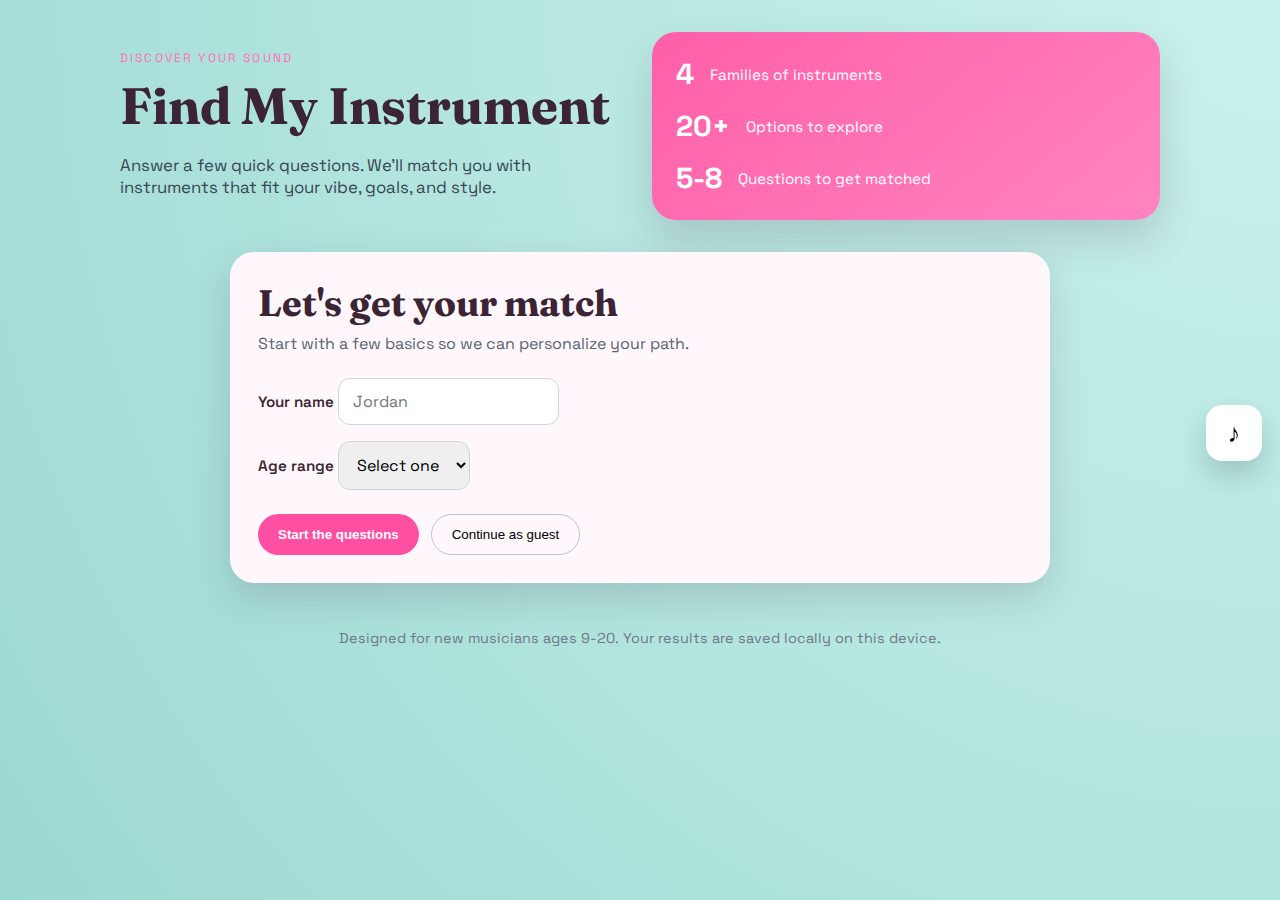
<file: index.html>
<!doctype html>
<html lang="en">
<head>
  <meta charset="utf-8" />
  <meta name="viewport" content="width=device-width, initial-scale=1" />
  <title>Find My Instrument</title>
  <link rel="stylesheet" href="styles.css" />
  <link rel="preconnect" href="https://fonts.googleapis.com">
  <link rel="preconnect" href="https://fonts.gstatic.com" crossorigin>
  <link href="https://fonts.googleapis.com/css2?family=Fraunces:opsz,wght@9..144,400;9..144,600;9..144,700&family=Space+Grotesk:wght@400;500;600;700&display=swap" rel="stylesheet">
</head>
<body>
  <div class="page">
    <header class="hero">
      <div>
        <p class="eyebrow">Discover your sound</p>
        <h1>Find My Instrument</h1>
        <p class="subhead">Answer a few quick questions. We'll match you with instruments that fit your vibe, goals, and style.</p>
      </div>
      <div class="hero-card">
        <div class="hero-stat">
          <span>4</span>
          <p>Families of instruments</p>
        </div>
        <div class="hero-stat">
          <span>20+</span>
          <p>Options to explore</p>
        </div>
        <div class="hero-stat">
          <span>5-8</span>
          <p>Questions to get matched</p>
        </div>
      </div>
    </header>

    <main>
      <section class="card" id="screen">
        <!-- JS injects screens here -->
      </section>
    </main>

    <footer>
      <p>Designed for new musicians ages 9-20. Your results are saved locally on this device.</p>
    </footer>
  </div>

  <script src="data.js"></script>
  <script src="app.js"></script>
</body>
</html>
</file>
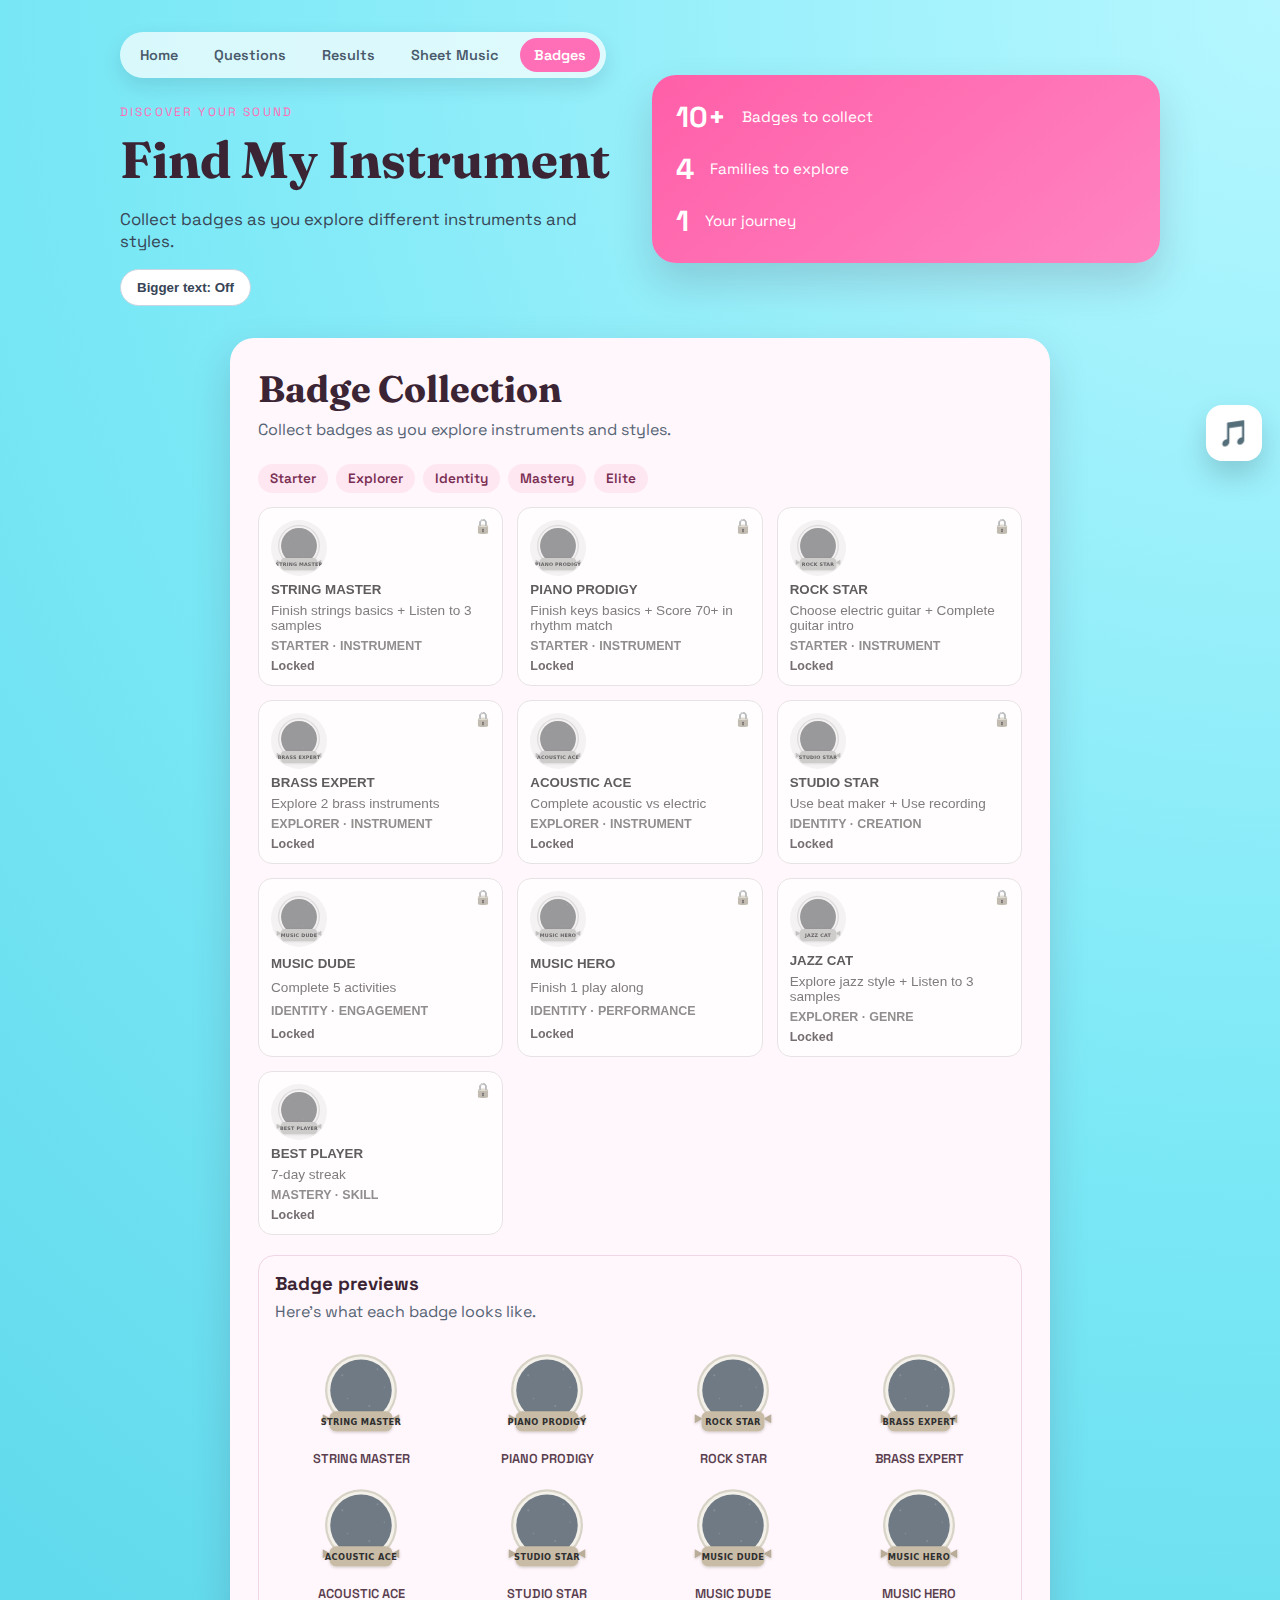
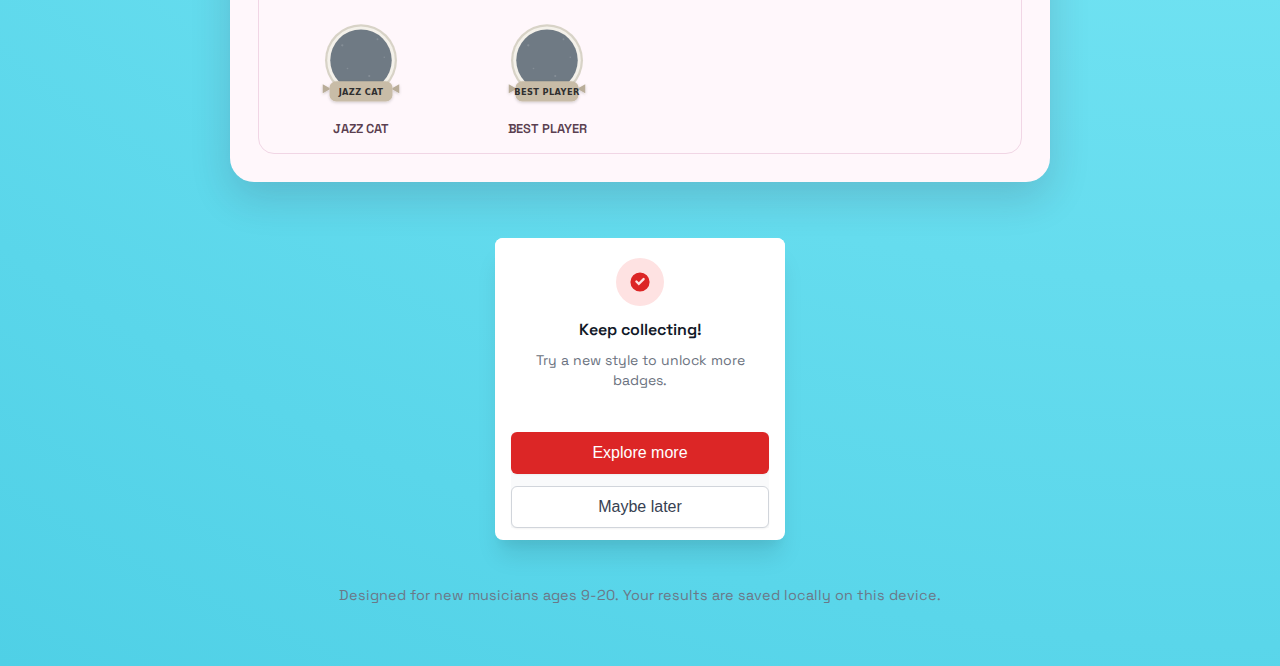
<file: badges.html>
﻿<!doctype html>
<html lang="en">
<head>
  <meta charset="utf-8" />
  <meta name="viewport" content="width=device-width, initial-scale=1" />
  <title>Find My Instrument · Badges</title>
  <link rel="stylesheet" href="styles.css" />
  <link rel="preconnect" href="https://fonts.googleapis.com">
  <link rel="preconnect" href="https://fonts.gstatic.com" crossorigin>
  <link href="https://fonts.googleapis.com/css2?family=Fraunces:opsz,wght@9..144,400;9..144,600;9..144,700&family=Space+Grotesk:wght@400;500;600;700&display=swap" rel="stylesheet">
</head>
<body class="view-results view-badges">
  <div class="page">
    <header class="hero">
      <div>
        <nav class="top-nav">
          <a href="index.html" class="nav-link">Home</a>
          <a href="survey.html" class="nav-link">Questions</a>
          <a href="results.html" class="nav-link">Results</a>
          <a href="songs.html" class="nav-link">Sheet Music</a>
          <a href="badges.html" class="nav-link active">Badges</a>
        </nav>
        <p class="eyebrow">Discover your sound</p>
        <h1>Find My Instrument</h1>
        <p class="subhead">Collect badges as you explore different instruments and styles.</p>
        <div class="access-controls">
          <button class="toggle-btn" id="text-toggle" type="button">Bigger text: Off</button>
        </div>
      </div>
      <div class="hero-card">
        <div class="hero-stat">
          <span>10+</span>
          <p>Badges to collect</p>
        </div>
        <div class="hero-stat">
          <span>4</span>
          <p>Families to explore</p>
        </div>
        <div class="hero-stat">
          <span>1</span>
          <p>Your journey</p>
        </div>
      </div>
    </header>

    <main>
      <section class="card" id="screen"></section>
    </main>

    <section class="uiverse-card">
      <div class="uiverse-header">
        <div class="uiverse-image" aria-hidden="true">
          <svg viewBox="0 0 20 20" fill="currentColor">
            <path fill-rule="evenodd" d="M10 18a8 8 0 100-16 8 8 0 000 16zm3.707-9.707a1 1 0 00-1.414-1.414L9 10.172 7.707 8.879a1 1 0 00-1.414 1.414L9 13l4.707-4.707z" clip-rule="evenodd"/>
          </svg>
        </div>
        <div class="uiverse-content">
          <span class="uiverse-title">Keep collecting!</span>
          <p class="uiverse-message">Try a new style to unlock more badges.</p>
        </div>
      </div>
      <div class="uiverse-actions">
        <button class="uiverse-desactivate" type="button">Explore more</button>
        <button class="uiverse-cancel maybe-later-btn" type="button">Maybe later</button>
      </div>
    </section>

    <footer>
      <p>Designed for new musicians ages 9-20. Your results are saved locally on this device.</p>
    </footer>
  </div>

  <script src="data.js"></script>
  <script src="shared.js"></script>
  <script src="badges-data.js"></script>
  <script src="badges.js"></script>
</body>
</html>
</file>
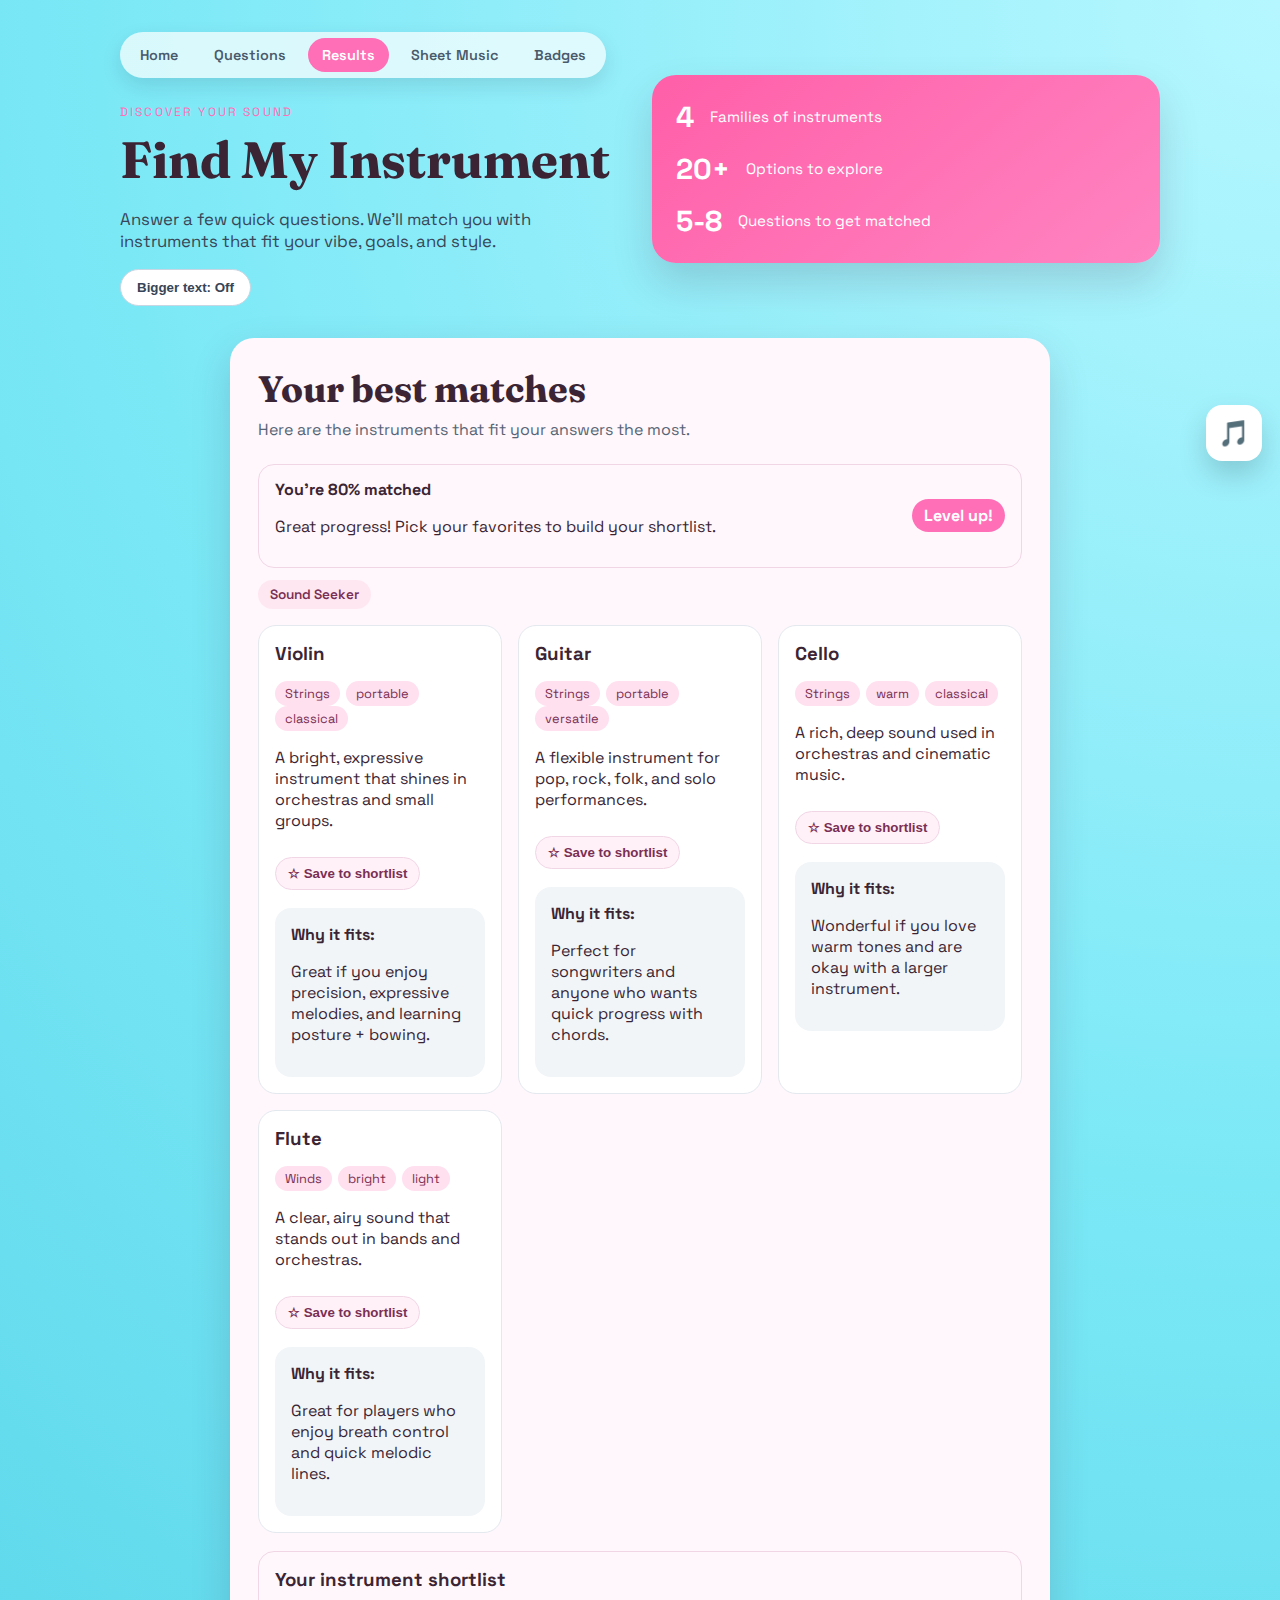
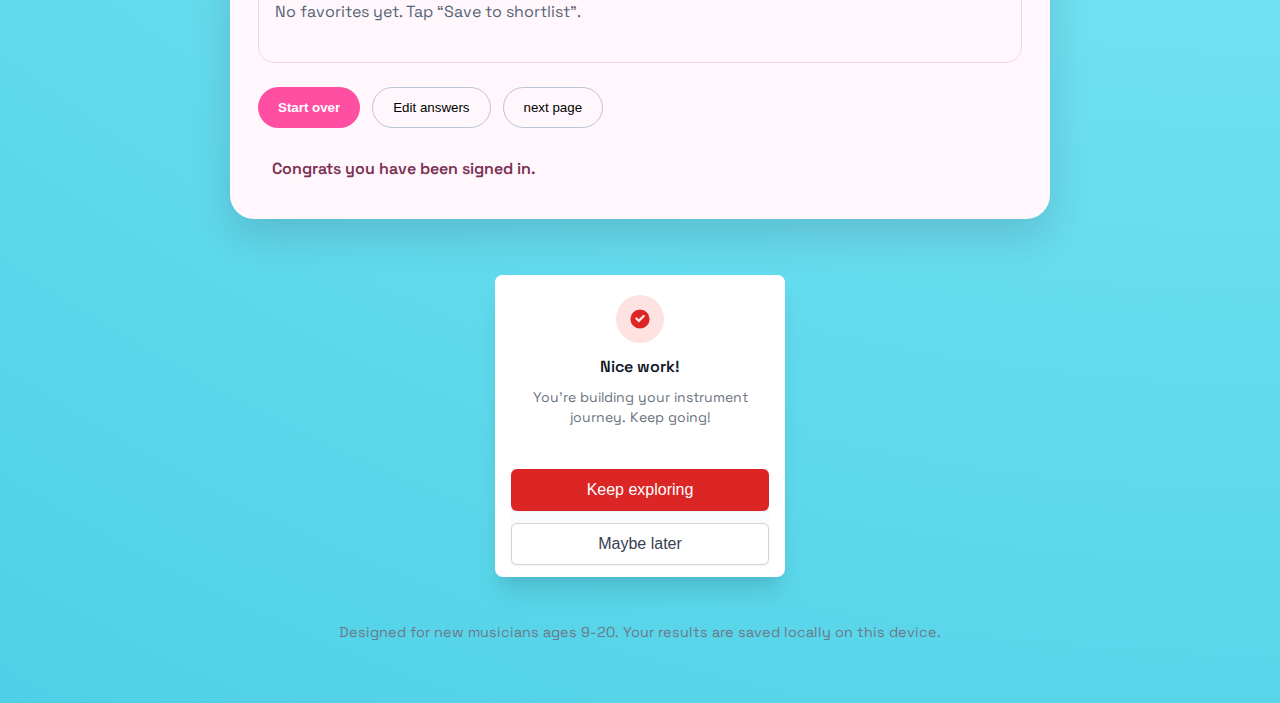
<file: results.html>
﻿<!doctype html>
<html lang="en">
<head>
  <meta charset="utf-8" />
  <meta name="viewport" content="width=device-width, initial-scale=1" />
  <title>Find My Instrument · Results</title>
  <link rel="stylesheet" href="styles.css" />
  <link rel="preconnect" href="https://fonts.googleapis.com">
  <link rel="preconnect" href="https://fonts.gstatic.com" crossorigin>
  <link href="https://fonts.googleapis.com/css2?family=Fraunces:opsz,wght@9..144,400;9..144,600;9..144,700&family=Space+Grotesk:wght@400;500;600;700&display=swap" rel="stylesheet">
</head>
<body class="view-results">
  <div class="page">
    <header class="hero">
      <div>
        <nav class="top-nav">
          <a href="index.html" class="nav-link">Home</a>
          <a href="survey.html" class="nav-link">Questions</a>
          <a href="results.html" class="nav-link active">Results</a>
          <a href="songs.html" class="nav-link">Sheet Music</a>
          <a href="badges.html" class="nav-link">Badges</a>
        </nav>
        <p class="eyebrow">Discover your sound</p>
        <h1>Find My Instrument</h1>
        <p class="subhead">Answer a few quick questions. We'll match you with instruments that fit your vibe, goals, and style.</p>
        <div class="access-controls">
          <button class="toggle-btn" id="text-toggle" type="button">Bigger text: Off</button>
        </div>
      </div>
      <div class="hero-card">
        <div class="hero-stat">
          <span>4</span>
          <p>Families of instruments</p>
        </div>
        <div class="hero-stat">
          <span>20+</span>
          <p>Options to explore</p>
        </div>
        <div class="hero-stat">
          <span>5-8</span>
          <p>Questions to get matched</p>
        </div>
      </div>
    </header>

    <main>
      <section class="card" id="screen"></section>
    </main>
    <section class="uiverse-card">
      <div class="uiverse-header">
        <div class="uiverse-image" aria-hidden="true">
          <svg viewBox="0 0 20 20" fill="currentColor">
            <path fill-rule="evenodd" d="M10 18a8 8 0 100-16 8 8 0 000 16zm3.707-9.707a1 1 0 00-1.414-1.414L9 10.172 7.707 8.879a1 1 0 00-1.414 1.414L9 13l4.707-4.707z" clip-rule="evenodd"/>
          </svg>
        </div>
        <div class="uiverse-content">
          <span class="uiverse-title">Nice work!</span>
          <p class="uiverse-message">You're building your instrument journey. Keep going!</p>
        </div>
      </div>
      <div class="uiverse-actions">
        <button class="uiverse-desactivate" type="button">Keep exploring</button>
        <button class="uiverse-cancel maybe-later-btn" type="button">Maybe later</button>
      </div>
    </section>

    <footer>
      <p>Designed for new musicians ages 9-20. Your results are saved locally on this device.</p>
    </footer>
  </div>

  <script src="data.js"></script>
  <script src="shared.js"></script>
  <script src="results.js"></script>
</body>
</html>
</file>
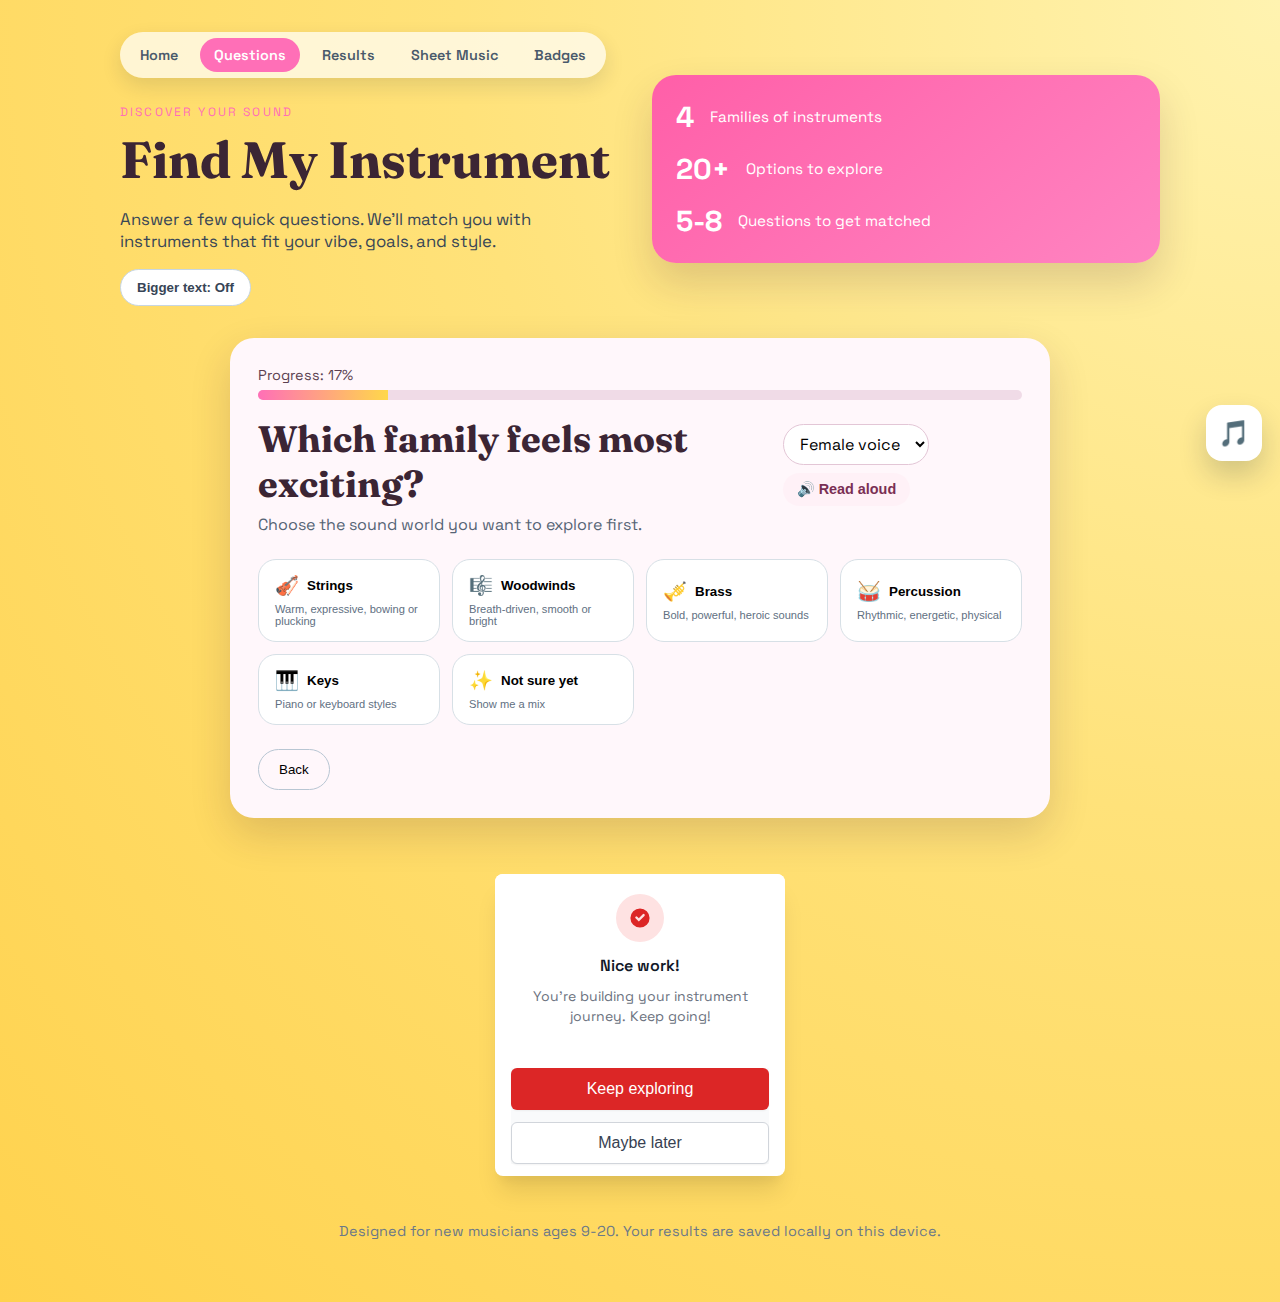
<file: survey.html>
﻿<!doctype html>
<html lang="en">
<head>
  <meta charset="utf-8" />
  <meta name="viewport" content="width=device-width, initial-scale=1" />
  <title>Find My Instrument · Questions</title>
  <link rel="stylesheet" href="styles.css" />
  <link rel="preconnect" href="https://fonts.googleapis.com">
  <link rel="preconnect" href="https://fonts.gstatic.com" crossorigin>
  <link href="https://fonts.googleapis.com/css2?family=Fraunces:opsz,wght@9..144,400;9..144,600;9..144,700&family=Space+Grotesk:wght@400;500;600;700&display=swap" rel="stylesheet">
</head>
<body class="view-question">
  <div class="page">
    <header class="hero">
      <div>
        <nav class="top-nav">
          <a href="index.html" class="nav-link">Home</a>
          <a href="survey.html" class="nav-link active">Questions</a>
          <a href="results.html" class="nav-link">Results</a>
          <a href="songs.html" class="nav-link">Sheet Music</a>
          <a href="badges.html" class="nav-link">Badges</a>
        </nav>
        <p class="eyebrow">Discover your sound</p>
        <h1>Find My Instrument</h1>
        <p class="subhead">Answer a few quick questions. We'll match you with instruments that fit your vibe, goals, and style.</p>
        <div class="access-controls">
          <button class="toggle-btn" id="text-toggle" type="button">Bigger text: Off</button>
        </div>
      </div>
      <div class="hero-card">
        <div class="hero-stat">
          <span>4</span>
          <p>Families of instruments</p>
        </div>
        <div class="hero-stat">
          <span>20+</span>
          <p>Options to explore</p>
        </div>
        <div class="hero-stat">
          <span>5-8</span>
          <p>Questions to get matched</p>
        </div>
      </div>
    </header>

    <main>
      <section class="card" id="screen"></section>
    </main>
    <section class="uiverse-card">
      <div class="uiverse-header">
        <div class="uiverse-image" aria-hidden="true">
          <svg viewBox="0 0 20 20" fill="currentColor">
            <path fill-rule="evenodd" d="M10 18a8 8 0 100-16 8 8 0 000 16zm3.707-9.707a1 1 0 00-1.414-1.414L9 10.172 7.707 8.879a1 1 0 00-1.414 1.414L9 13l4.707-4.707z" clip-rule="evenodd"/>
          </svg>
        </div>
        <div class="uiverse-content">
          <span class="uiverse-title">Nice work!</span>
          <p class="uiverse-message">You're building your instrument journey. Keep going!</p>
        </div>
      </div>
      <div class="uiverse-actions">
        <button class="uiverse-desactivate" type="button">Keep exploring</button>
        <button class="uiverse-cancel maybe-later-btn" type="button">Maybe later</button>
      </div>
    </section>

    <footer>
      <p>Designed for new musicians ages 9-20. Your results are saved locally on this device.</p>
    </footer>
  </div>

  <script src="data.js"></script>
  <script src="shared.js"></script>
  <script src="survey.js"></script>
</body>
</html>
</file>
<file: styles.css>
﻿:root {
  --night: #3b1631;
  --midnight: #5b234a;
  --mist: #fff0f6;
  --honey: #ffb7c5;
  --coral: #ff4fa3;
  --mint: #ffd6e5;
  --ink: #3b2534;
  --card: #fff7fb;
  --shadow: rgba(59, 22, 49, 0.16);
  --accent: #ff6fb7;
  --radius: 24px;
}

* {
  box-sizing: border-box;
}

body {
  margin: 0;
  font-family: "Space Grotesk", system-ui, sans-serif;
  color: var(--ink);
  background: radial-gradient(circle at top right, #c9f1ec, #b8e8e1 45%, #9cd9d2 100%);
}

body.view-question {
  background: radial-gradient(circle at top right, #fff3b0, #ffe27a 45%, #ffd24d 100%);
}

body.view-results {
  background: radial-gradient(circle at top right, #b6f7ff, #7be8f6 45%, #4fd0e6 100%);
}

body.view-songs {
  background: radial-gradient(circle at top right, #fff3b0, #ffe27a 45%, #ffd24d 100%);
}

body.theme-male {
  color: #1d2732;
  background: radial-gradient(circle at top right, #0b1f3a, #09162a 45%, #060f1d 100%);
}

body.theme-male.view-question {
  background: radial-gradient(circle at top right, #b5161f, #8b0f17 45%, #5b0a10 100%);
}

body.theme-male.view-results {
  background: radial-gradient(circle at top right, #b6f7ff, #7be8f6 45%, #4fd0e6 100%);
}

body.theme-male.view-songs {
  background: radial-gradient(circle at top right, #2b7bff, #1452d6 45%, #0b2b7a 100%);
}

body.theme-male.view-badges {
  background: radial-gradient(circle at top right, #2b7bff, #1452d6 45%, #0b2b7a 100%);
}

.page {
  min-height: 100vh;
  padding: 32px 20px 48px;
  display: flex;
  flex-direction: column;
  gap: 32px;
  max-width: 1080px;
  margin: 0 auto;
}

.hero {
  display: grid;
  gap: 24px;
  align-items: center;
  grid-template-columns: repeat(auto-fit, minmax(260px, 1fr));
}

.top-nav {
  display: inline-flex;
  gap: 8px;
  padding: 6px;
  border-radius: 999px;
  background: rgba(255, 255, 255, 0.7);
  box-shadow: 0 8px 20px rgba(23, 43, 60, 0.12);
  margin-bottom: 14px;
  flex-wrap: wrap;
}

.nav-link {
  text-decoration: none;
  color: #4a5a6b;
  font-weight: 600;
  font-size: 0.9rem;
  padding: 8px 14px;
  border-radius: 999px;
  transition: background 0.2s ease, color 0.2s ease;
}

.nav-link:hover {
  background: #fff1f7;
  color: #7a2f54;
}

.nav-link.active {
  background: #ff6fb7;
  color: white;
}

.access-controls {
  margin-top: 16px;
  display: flex;
  gap: 10px;
  flex-wrap: wrap;
}

.toggle-btn {
  border: 1px solid #c7d6e2;
  background: white;
  color: #374556;
  padding: 10px 16px;
  border-radius: 999px;
  cursor: pointer;
  font-weight: 600;
}

.eyebrow {
  text-transform: uppercase;
  letter-spacing: 0.18em;
  font-size: 12px;
  color: var(--accent);
  margin-bottom: 8px;
}

h1 {
  font-family: "Fraunces", serif;
  font-size: clamp(2.4rem, 4vw, 3.4rem);
  margin: 0 0 12px;
}

.subhead {
  font-size: 1.05rem;
  color: #384656;
  max-width: 520px;
}

body.theme-male .subhead {
  color: #cfe0f2;
}

.hero-card {
  background: linear-gradient(140deg, #ff5fa8, #ff84c1);
  color: white;
  padding: 24px;
  border-radius: var(--radius);
  display: grid;
  gap: 16px;
  box-shadow: 0 20px 40px var(--shadow);
}

body.theme-male .hero-card {
  background: linear-gradient(140deg, #e44b4b, #ff9f43);
}

.hero-stat {
  display: flex;
  align-items: center;
  gap: 16px;
}

.hero-stat span {
  font-size: 1.8rem;
  font-weight: 700;
}

.hero-stat p {
  margin: 0;
  font-size: 0.95rem;
}

main {
  display: flex;
  justify-content: center;
}

.card {
  width: min(100%, 820px);
  background: var(--card);
  border-radius: var(--radius);
  padding: 28px;
  box-shadow: 0 16px 40px var(--shadow);
  animation: fadeIn 0.6s ease;
}

body.theme-male .card {
  background: #0f1c2e;
  color: #e3eef9;
}

.screen-title {
  font-family: "Fraunces", serif;
  font-size: clamp(1.7rem, 3vw, 2.3rem);
  margin: 0 0 8px;
}

.screen-subtitle {
  margin: 0 0 24px;
  color: #566475;
}

body.theme-male .screen-subtitle,
body.theme-male footer {
  color: #b8c9dd;
}

body.theme-male input,
body.theme-male select {
  background: #0b1626;
  color: #e3eef9;
  border-color: #3a5a7a;
}

.question-header {
  display: flex;
  align-items: center;
  justify-content: space-between;
  gap: 12px;
}

.speak-controls {
  display: flex;
  align-items: center;
  gap: 8px;
  flex-wrap: wrap;
}

.voice-select {
  padding: 8px 12px;
  border-radius: 999px;
  border: 1px solid #e3c6d6;
  background: white;
  font-family: inherit;
}

.speak-btn {
  border: none;
  background: #fff1f7;
  color: #7a2f54;
  padding: 8px 14px;
  border-radius: 999px;
  cursor: pointer;
  font-weight: 600;
  font-size: 0.9rem;
}

.sr-only {
  position: absolute;
  width: 1px;
  height: 1px;
  padding: 0;
  margin: -1px;
  overflow: hidden;
  clip: rect(0, 0, 0, 0);
  white-space: nowrap;
  border: 0;
}

.form-grid {
  display: grid;
  gap: 16px;
}

label {
  font-weight: 600;
  font-size: 0.95rem;
}

input, select {
  padding: 12px 14px;
  border-radius: 12px;
  border: 1px solid #ccd6df;
  font-size: 1rem;
  font-family: inherit;
}

.question-options {
  display: grid;
  gap: 12px;
  grid-template-columns: repeat(auto-fit, minmax(160px, 1fr));
}

.option-btn {
  background: white;
  border: 1px solid #d7e0e6;
  padding: 14px 16px;
  border-radius: 18px;
  cursor: pointer;
  text-align: left;
  transition: transform 0.2s ease, box-shadow 0.2s ease, border 0.2s ease;
  position: relative;
  overflow: hidden;
}

.option-btn:hover {
  transform: translateY(-2px);
  box-shadow: 0 12px 20px rgba(23, 43, 60, 0.15);
  border-color: var(--accent);
}

.option-title {
  display: flex;
  align-items: center;
  gap: 8px;
}

.option-emoji {
  font-size: 1.2rem;
}

.creature {
  position: absolute;
  right: 14px;
  bottom: -28px;
  font-size: 1.4rem;
  opacity: 0;
  transform: translateY(6px);
  transition: transform 0.25s ease, opacity 0.25s ease, bottom 0.25s ease;
}

.option-btn:hover .creature {
  opacity: 1;
  bottom: 10px;
  transform: translateY(0);
}

.creature::after {
  content: attr(data-say);
  position: absolute;
  right: 22px;
  bottom: 18px;
  background: #fff7fb;
  color: #7a2f54;
  padding: 4px 8px;
  border-radius: 999px;
  font-size: 0.72rem;
  white-space: nowrap;
  opacity: 0;
  transform: translateY(4px);
  transition: opacity 0.25s ease, transform 0.25s ease;
}

.option-btn:hover .creature::after {
  opacity: 1;
  transform: translateY(0);
}

.option-btn small {
  display: block;
  margin-top: 6px;
  color: #617082;
}

.actions {
  display: flex;
  flex-wrap: wrap;
  gap: 12px;
  margin-top: 24px;
}

.signin-confirm {
  margin-top: 18px;
  padding: 12px 14px;
  border-radius: 16px;
  background: #fff7fb;
  color: #7a2f54;
  font-weight: 600;
  display: none;
  position: relative;
  overflow: hidden;
}

.signin-confirm.show {
  display: block;
  animation: fadeIn 0.5s ease;
}

.signin-confirm p {
  margin: 0;
}

.confetti {
  position: fixed;
  inset: 0;
  pointer-events: none;
  z-index: 10;
}

.confetti span {
  position: absolute;
  top: -10vh;
  width: 10px;
  height: 16px;
  border-radius: 2px;
  background: #ffd84a;
  animation: fall 5s linear infinite;
}

.confetti span:nth-child(1) { left: 5%; background: #ffd84a; animation-delay: 0s; }
.confetti span:nth-child(2) { left: 15%; background: #ffe38a; animation-delay: 0.2s; }
.confetti span:nth-child(3) { left: 25%; background: #ffcc3d; animation-delay: 0.35s; }
.confetti span:nth-child(4) { left: 35%; background: #fff2b0; animation-delay: 0.5s; }
.confetti span:nth-child(5) { left: 45%; background: #ffd84a; animation-delay: 0.1s; }
.confetti span:nth-child(6) { left: 55%; background: #ffe38a; animation-delay: 0.3s; }
.confetti span:nth-child(7) { left: 65%; background: #ffcc3d; animation-delay: 0.45s; }
.confetti span:nth-child(8) { left: 75%; background: #fff2b0; animation-delay: 0.6s; }
.confetti span:nth-child(9) { left: 85%; background: #ffd84a; animation-delay: 0.15s; }
.confetti span:nth-child(10) { left: 95%; background: #ffe38a; animation-delay: 0.4s; }
.confetti span:nth-child(11) { left: 12%; background: #fff2b0; animation-delay: 0.25s; }
.confetti span:nth-child(12) { left: 28%; background: #ffd84a; animation-delay: 0.55s; }
.confetti span:nth-child(13) { left: 52%; background: #ffcc3d; animation-delay: 0.2s; }
.confetti span:nth-child(14) { left: 68%; background: #fff2b0; animation-delay: 0.35s; }
.confetti span:nth-child(15) { left: 88%; background: #ffd84a; animation-delay: 0.5s; }

@keyframes fall {
  0% { transform: translateY(0) rotate(0deg); opacity: 0; }
  15% { opacity: 1; }
  100% { transform: translateY(110vh) rotate(35deg); opacity: 0; }
}

button.primary {
  background: var(--coral);
  color: white;
  border: none;
  padding: 12px 20px;
  border-radius: 999px;
  font-weight: 600;
  cursor: pointer;
}

body.theme-male button.primary {
  background: #e44b4b;
}

button.secondary {
  background: transparent;
  border: 1px solid #b8c6d3;
  padding: 12px 20px;
  border-radius: 999px;
  cursor: pointer;
}

body.theme-male button.secondary {
  border-color: #4c6b8a;
  color: #e3eef9;
}

.results-grid {
  display: grid;
  gap: 16px;
  grid-template-columns: repeat(auto-fit, minmax(220px, 1fr));
}

.progress-wrap {
  margin-bottom: 16px;
}

.progress-label {
  font-size: 0.9rem;
  color: #5b3f50;
  margin-bottom: 6px;
}

.progress-bar {
  height: 10px;
  background: #f0dbe7;
  border-radius: 999px;
  overflow: hidden;
}

.progress-fill {
  height: 100%;
  background: linear-gradient(90deg, #ff6fb7, #ffd84a);
}

body.theme-male .progress-fill {
  background: linear-gradient(90deg, #25a66a, #ff9f43);
}

.milestone {
  display: flex;
  flex-wrap: wrap;
  gap: 12px;
  align-items: center;
  justify-content: space-between;
  padding: 14px 16px;
  border-radius: 16px;
  background: #fff7fb;
  border: 1px solid #f1d6e5;
  margin-bottom: 12px;
}

.milestone-badge {
  background: #ff6fb7;
  color: white;
  padding: 6px 12px;
  border-radius: 999px;
  font-weight: 700;
}

body.theme-male .milestone-badge {
  background: #25a66a;
}

.badge-row {
  display: flex;
  flex-wrap: wrap;
  gap: 8px;
  margin-bottom: 16px;
}

.badge-pill {
  background: #ffe7f1;
  color: #7a2f54;
  padding: 6px 12px;
  border-radius: 999px;
  font-weight: 600;
  font-size: 0.85rem;
  text-decoration: none;
  display: inline-flex;
  align-items: center;
}

.favorite-btn {
  margin-top: 10px;
  background: #fff1f7;
  color: #7a2f54;
  border: 1px solid #f1d6e5;
  padding: 8px 12px;
  border-radius: 999px;
  cursor: pointer;
  font-weight: 600;
}

.badge-link {
  background: #ff6fb7;
  color: white;
}

.badge-grid {
  display: grid;
  grid-template-columns: repeat(auto-fit, minmax(220px, 1fr));
  gap: 14px;
}

.badge-card {
  text-align: left;
  border: 1px solid #f1d6e5;
  border-radius: 14px;
  padding: 12px;
  background: white;
  cursor: pointer;
  display: grid;
  gap: 6px;
}

.badge-card.earned {
  border-color: #ff6fb7;
  background: #fff1f7;
}

.badge-card.locked {
  opacity: 0.75;
  filter: grayscale(0.9);
  position: relative;
}

.badge-card.locked::after {
  content: "🔒";
  position: absolute;
  top: 10px;
  right: 10px;
  font-size: 0.9rem;
}

.badge-icon {
  width: 56px;
  height: 56px;
  border-radius: 999px;
  background: #f4f1ea;
  display: grid;
  place-items: center;
  font-weight: 700;
  color: #4a3a2d;
  overflow: hidden;
}

.badge-svg {
  width: 56px;
  height: 56px;
  display: block;
}

.badge-meta {
  font-size: 0.78rem;
  color: #7a6a5b;
  font-weight: 600;
}

.badge-legend {
  display: flex;
  flex-wrap: wrap;
  gap: 8px;
  margin-bottom: 14px;
}

.badge-gallery {
  margin-top: 20px;
  padding: 16px;
  border-radius: 16px;
  background: #fff7fb;
  border: 1px solid #f1d6e5;
}

.badge-gallery h3 {
  margin: 0 0 6px;
}

.badge-gallery-grid {
  display: grid;
  gap: 14px;
  grid-template-columns: repeat(auto-fit, minmax(140px, 1fr));
}

.badge-preview {
  display: grid;
  gap: 8px;
  justify-items: center;
  text-align: center;
}

.badge-preview img {
  width: 96px;
  height: 96px;
}

.badge-preview span {
  font-size: 0.8rem;
  font-weight: 600;
  color: #5b3f50;
}

.badge-title {
  font-weight: 700;
  color: #3b2534;
}

.badge-desc {
  color: #6b4d60;
  font-size: 0.85rem;
}

.badge-state {
  font-size: 0.78rem;
  font-weight: 600;
  color: #7a2f54;
}

.shortlist {
  margin-top: 18px;
  padding: 16px;
  border-radius: 16px;
  background: #fff7fb;
  border: 1px solid #f1d6e5;
}

.shortlist h3 {
  margin: 0 0 10px;
}

.shortlist-grid {
  display: grid;
  gap: 10px;
  grid-template-columns: repeat(auto-fit, minmax(160px, 1fr));
}

.shortlist-card {
  background: white;
  border-radius: 12px;
  padding: 10px 12px;
  border: 1px solid #f1d6e5;
}

.shortlist-meta {
  margin: 4px 0 0;
  color: #6b4d60;
  font-size: 0.85rem;
}

.sheet-list {
  margin-top: 18px;
  display: grid;
  gap: 14px;
}

.musicxml-controls {
  margin-top: 20px;
  padding: 16px;
  border-radius: 18px;
  background: #fff7fb;
  border: 1px solid #f1d6e5;
}

.musicxml-controls h3 {
  margin: 0 0 8px;
  font-family: "Fraunces", serif;
}

.musicxml-controls .control-grid {
  display: grid;
  gap: 12px;
  grid-template-columns: repeat(auto-fit, minmax(160px, 1fr));
}

.musicxml-controls label {
  display: block;
  margin-bottom: 6px;
}

.musicxml-controls input[type="range"] {
  width: 100%;
}

.musicxml-actions {
  display: flex;
  gap: 10px;
  flex-wrap: wrap;
  margin-top: 12px;
}

.music-controls {
  display: inline-flex;
  gap: 8px;
  align-items: center;
}

.icon-button {
  width: 42px;
  height: 42px;
  border-radius: 999px;
  border: 1px solid #e3c6d6;
  background: white;
  font-weight: 700;
  font-size: 1rem;
  cursor: pointer;
  display: inline-flex;
  align-items: center;
  justify-content: center;
  transition: transform 0.15s ease, box-shadow 0.2s ease, border 0.2s ease;
}

.icon-button:disabled {
  opacity: 0.5;
  cursor: not-allowed;
  box-shadow: none;
}

.icon-button:hover:not(:disabled) {
  transform: translateY(-1px);
  border-color: #ff6fb7;
  box-shadow: 0 8px 16px rgba(255, 111, 183, 0.2);
}

.icon-button.is-active {
  background: #ff6fb7;
  border-color: #ff6fb7;
  color: white;
}

body.theme-male .icon-button {
  background: #0b1626;
  color: #e3eef9;
  border-color: #3a5a7a;
}

body.theme-male .icon-button.is-active {
  background: #25a66a;
  border-color: #25a66a;
  color: #0b1626;
}

.osmd-container {
  margin-top: 16px;
  padding: 12px;
  background: white;
  border-radius: 16px;
  border: 1px solid #f1d6e5;
  min-height: 220px;
  overflow: auto;
  position: relative;
  width: 100%;
}

.osmd-container svg .vf-note.active path,
.osmd-container svg .vf-note.active use,
.osmd-container svg .vf-note.active rect,
.osmd-container svg .vf-note.active ellipse,
.osmd-container svg .vf-stavenote.active path,
.osmd-container svg .vf-stavenote.active use,
.osmd-container svg .vf-stavenote.active rect,
.osmd-container svg .vf-stavenote.active ellipse,
.osmd-container svg .vf-notehead.active,
.osmd-container svg .vf-notehead.active path,
.osmd-container svg .active {
  fill: #ff6fb7;
  stroke: #ff6fb7;
}

body.theme-male .osmd-container svg .vf-note.active path,
body.theme-male .osmd-container svg .vf-note.active use,
body.theme-male .osmd-container svg .vf-note.active rect,
body.theme-male .osmd-container svg .vf-note.active ellipse,
body.theme-male .osmd-container svg .vf-stavenote.active path,
body.theme-male .osmd-container svg .vf-stavenote.active use,
body.theme-male .osmd-container svg .vf-stavenote.active rect,
body.theme-male .osmd-container svg .vf-stavenote.active ellipse,
body.theme-male .osmd-container svg .vf-notehead.active,
body.theme-male .osmd-container svg .vf-notehead.active path,
body.theme-male .osmd-container svg .active {
  fill: #25a66a;
  stroke: #25a66a;
}

.note-pop {
  position: absolute;
  padding: 6px 10px;
  border-radius: 999px;
  background: #ff6fb7;
  color: white;
  font-weight: 700;
  font-size: 0.8rem;
  transform: translate(-50%, -120%);
  opacity: 0;
  pointer-events: none;
  transition: opacity 0.15s ease, transform 0.15s ease;
}

.note-pop.show {
  opacity: 1;
  transform: translate(-50%, -140%);
}

body.theme-male .note-pop {
  background: #25a66a;
  color: #0b1626;
}

.note-strip {
  display: flex;
  flex-wrap: wrap;
  gap: 8px;
  margin-top: 12px;
}

.note-pill {
  padding: 6px 10px;
  border-radius: 999px;
  background: #f4e8f0;
  color: #6a2f4e;
  font-weight: 600;
  font-size: 0.85rem;
  transition: transform 0.15s ease, background 0.15s ease, color 0.15s ease;
}

.note-pill.active {
  background: #ffd84a;
  color: #3b2534;
  transform: translateY(-2px) scale(1.03);
}

/* Uiverse.io card (renamed to avoid conflict with existing .card) */
.uiverse-card {
  overflow: hidden;
  position: relative;
  background-color: #ffffff;
  text-align: left;
  border-radius: 0.5rem;
  max-width: 290px;
  box-shadow:
    0 20px 25px -5px rgba(0, 0, 0, 0.1),
    0 10px 10px -5px rgba(0, 0, 0, 0.04);
  margin: 24px auto 0;
}

.uiverse-header {
  padding: 1.25rem 1rem 1rem 1rem;
  background-color: #ffffff;
}

.uiverse-image {
  display: flex;
  margin-left: auto;
  margin-right: auto;
  background-color: #fee2e2;
  flex-shrink: 0;
  justify-content: center;
  align-items: center;
  width: 3rem;
  height: 3rem;
  border-radius: 9999px;
}

.uiverse-image svg {
  color: #dc2626;
  width: 1.5rem;
  height: 1.5rem;
}

.uiverse-content {
  margin-top: 0.75rem;
  text-align: center;
}

.uiverse-title {
  color: #111827;
  font-size: 1rem;
  font-weight: 600;
  line-height: 1.5rem;
}

.uiverse-message {
  margin-top: 0.5rem;
  color: #6b7280;
  font-size: 0.875rem;
  line-height: 1.25rem;
}

.uiverse-actions {
  margin: 0.75rem 1rem;
  background-color: #f9fafb;
}

.uiverse-desactivate {
  display: inline-flex;
  padding: 0.5rem 1rem;
  background-color: #dc2626;
  color: #ffffff;
  font-size: 1rem;
  line-height: 1.5rem;
  font-weight: 500;
  justify-content: center;
  width: 100%;
  border-radius: 0.375rem;
  border-width: 1px;
  border-color: transparent;
  box-shadow: 0 1px 2px 0 rgba(0, 0, 0, 0.05);
}

.uiverse-cancel {
  display: inline-flex;
  margin-top: 0.75rem;
  padding: 0.5rem 1rem;
  background-color: #ffffff;
  color: #374151;
  font-size: 1rem;
  line-height: 1.5rem;
  font-weight: 500;
  justify-content: center;
  width: 100%;
  border-radius: 0.375rem;
  border: 1px solid #d1d5db;
  box-shadow: 0 1px 2px 0 rgba(0, 0, 0, 0.05);
}

.modal-overlay {
  position: fixed;
  inset: 0;
  background: rgba(20, 30, 40, 0.35);
  display: none;
  align-items: center;
  justify-content: center;
  z-index: 50;
  padding: 20px;
}

.modal-overlay.show {
  display: flex;
}

.modal-card {
  background: white;
  border-radius: 18px;
  padding: 18px 20px;
  max-width: 360px;
  width: 100%;
  box-shadow: 0 20px 40px rgba(23, 43, 60, 0.25);
  text-align: center;
}

.modal-card h3 {
  margin: 0 0 8px;
  font-family: "Fraunces", serif;
}

.modal-card p {
  margin: 0 0 14px;
  color: #5b3f50;
}

.modal-actions {
  display: grid;
  gap: 10px;
}

.modal-actions button {
  padding: 10px 14px;
  border-radius: 999px;
  border: none;
  font-weight: 600;
  cursor: pointer;
}

.modal-leave {
  background: #dc2626;
  color: white;
}

.modal-stay {
  background: #ff6fb7;
  color: white;
}

.note-pad {
  margin-top: 18px;
  padding: 14px 16px;
  border-radius: 18px;
  background: #fff7fb;
  border: 1px solid #f1d6e5;
}

.note-pad h3 {
  margin: 0 0 6px;
  font-family: "Fraunces", serif;
}

.note-buttons {
  display: grid;
  grid-template-columns: repeat(auto-fit, minmax(52px, 1fr));
  gap: 10px;
  margin-top: 10px;
}

.note-buttons button {
  background: white;
  border: 1px solid #e3c6d6;
  border-radius: 14px;
  padding: 10px 0;
  font-weight: 700;
  cursor: pointer;
  font-size: 1rem;
}

.note-buttons button.is-active {
  background: #ff6fb7;
  border-color: #ff6fb7;
  color: white;
  box-shadow: 0 10px 20px rgba(255, 111, 183, 0.25);
}

body.theme-male .note-buttons button.is-active {
  background: #25a66a;
  border-color: #25a66a;
  color: #0b1626;
  box-shadow: 0 10px 20px rgba(37, 166, 106, 0.25);
}

.note-buttons button:active {
  transform: scale(0.97);
}

.sheet-card {
  background: white;
  border-radius: 18px;
  padding: 14px 16px;
  border: 1px solid #f1d6e5;
}

.sheet-content {
  display: flex;
  align-items: center;
  gap: 12px;
}

.sheet-content h4 {
  margin: 0 0 4px;
}

.sheet-content small {
  color: #6b4d60;
}

.note {
  font-size: 1.4rem;
  color: #7a2f54;
}

.staff {
  height: 14px;
  margin: 6px 0;
  background: repeating-linear-gradient(
    to bottom,
    transparent 0,
    transparent 3px,
    #e7c6d6 3px,
    #e7c6d6 4px
  );
}

.result-card {
  padding: 16px;
  border-radius: 18px;
  background: white;
  border: 1px solid #e3e9ef;
}

.result-card h3 {
  margin: 0 0 8px;
}

.tag {
  display: inline-block;
  background: #ffe0ef;
  color: #7a2f54;
  padding: 4px 10px;
  border-radius: 999px;
  font-size: 0.8rem;
  margin-right: 6px;
}

body.theme-male .tag {
  background: #1f3a5d;
  color: #d3e6ff;
}

.detail-panel {
  margin-top: 18px;
  padding: 16px;
  border-radius: 16px;
  background: #f1f5f8;
}

footer {
  text-align: center;
  color: #6b7888;
  font-size: 0.9rem;
}

body.large-text {
  font-size: 18px;
}

body.large-text h1 {
  font-size: clamp(2.8rem, 4.4vw, 3.8rem);
}

body.large-text .screen-title {
  font-size: clamp(2.1rem, 3.6vw, 2.7rem);
}

body.large-text .subhead,
body.large-text .screen-subtitle,
body.large-text button,
body.large-text input,
body.large-text select,
body.large-text label,
body.large-text .option-btn small,
body.large-text .hero-stat p,
body.large-text footer {
  font-size: 1.05rem;
}

.music-launcher {
  position: fixed;
  right: 18px;
  top: 45%;
  width: 56px;
  height: 56px;
  border-radius: 16px;
  background: white;
  box-shadow: 0 14px 28px rgba(23, 43, 60, 0.2);
  border: none;
  cursor: pointer;
  display: grid;
  place-items: center;
  font-size: 1.6rem;
  z-index: 20;
}

.music-panel {
  position: fixed;
  right: 24px;
  top: 16%;
  width: min(92vw, 360px);
  background: #fff7fb;
  border-radius: 20px;
  box-shadow: 0 20px 40px rgba(23, 43, 60, 0.2);
  padding: 18px;
  z-index: 25;
  display: none;
}

.music-panel.show {
  display: block;
  animation: fadeIn 0.4s ease;
}

.music-panel h3 {
  margin: 0 0 8px;
  font-family: "Fraunces", serif;
}

.music-panel p {
  margin: 0 0 12px;
  color: #5b3f50;
}

.music-panel .panel-actions {
  display: flex;
  justify-content: space-between;
  align-items: center;
  gap: 10px;
  margin-bottom: 12px;
}

.music-list {
  display: grid;
  gap: 10px;
  max-height: 340px;
  overflow: auto;
  padding-right: 4px;
}

.music-item {
  background: white;
  border-radius: 14px;
  padding: 10px 12px;
  border: 1px solid #f1d6e5;
}

.music-item h4 {
  margin: 0 0 4px;
  font-size: 0.98rem;
}

.music-item small {
  color: #6b4d60;
}

.music-item button {
  margin-top: 8px;
  background: #ff6fb7;
  color: white;
  border: none;
  padding: 6px 12px;
  border-radius: 999px;
  cursor: pointer;
  font-size: 0.85rem;
}

.music-close {
  background: transparent;
  border: none;
  font-size: 1.2rem;
  cursor: pointer;
}


@keyframes fadeIn {
  from { opacity: 0; transform: translateY(10px); }
  to { opacity: 1; transform: translateY(0); }
}

@media (max-width: 640px) {
  .page {
    padding: 24px 16px 40px;
  }

  .card {
    padding: 22px;
  }
}
</file>
